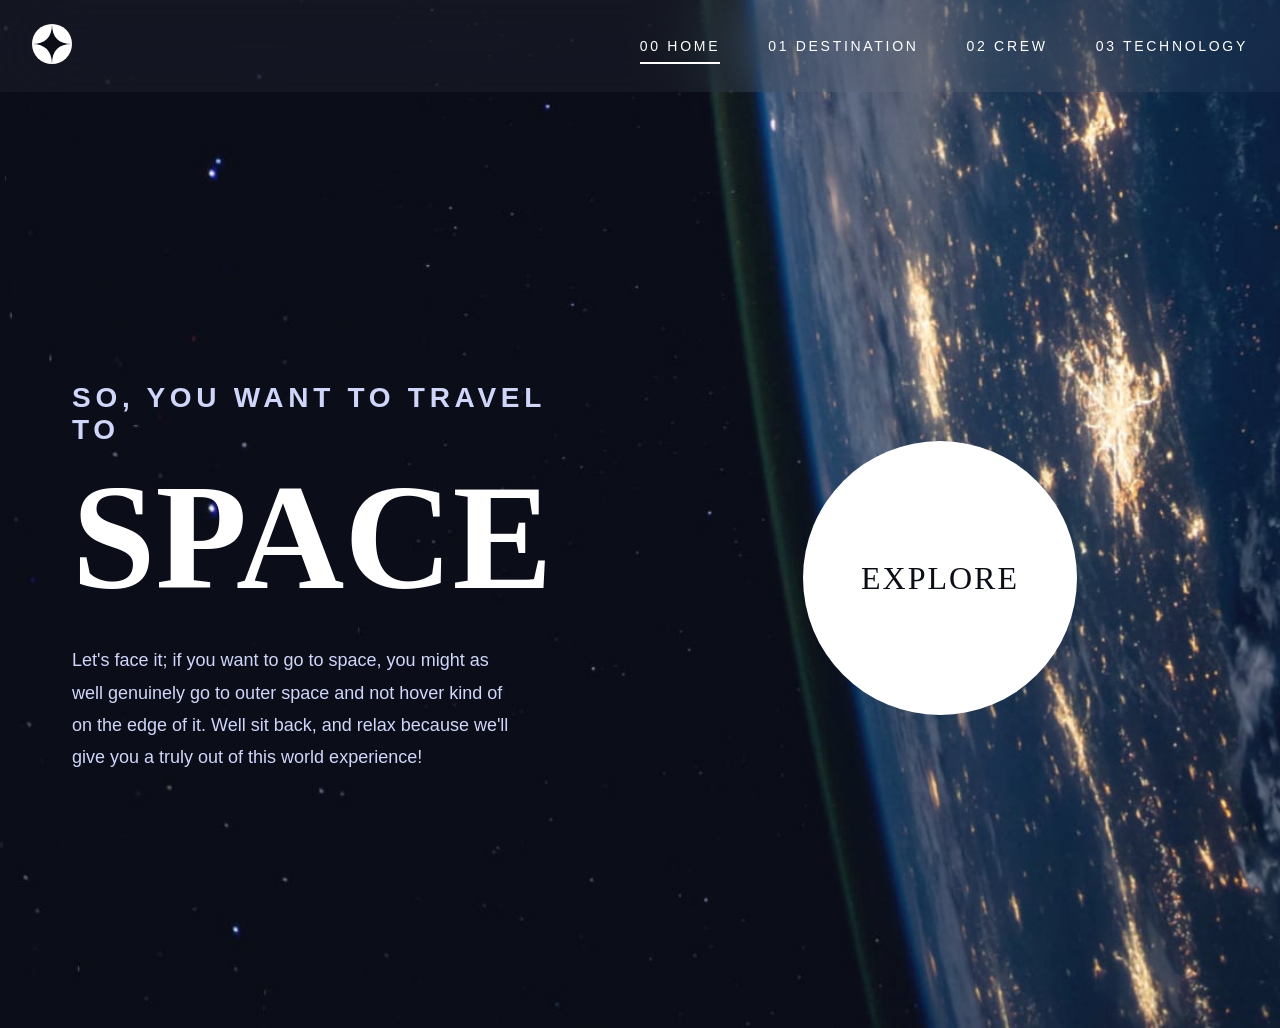
<file: index.html>
<!DOCTYPE html>
<html lang="en">
<head>
  <meta charset="UTF-8">
  <meta name="viewport" content="width=device-width, initial-scale=1.0">
  <link rel="icon" type="image/png" sizes="32x32" href="./starter-code/assets/favicon-32x32.png">
  <title>Space Tourism</title>
  <link rel="stylesheet" href="style.css">
</head>
<body>
  <header class="header">
    <div class="logo">
      <img src="./starter-code/assets/shared/logo.svg" alt="Space Tourism Logo">
    </div>
    <nav class="nav">
      <ul class="nav-list">
        <li><a href="index.html" class="nav-link active">00 HOME</a></li>
        <li><a href="destination.html" class="nav-link">01 DESTINATION</a></li>
        <li><a href="crew.html" class="nav-link">02 CREW</a></li>
        <li><a href="technology.html" class="nav-link">03 TECHNOLOGY</a></li>
      </ul>
    </nav>
    <button class="mobile-menu-btn" aria-label="Open menu">
      <img src="./starter-code/assets/shared/icon-hamburger.svg" alt="Menu">
    </button>
  </header>

  <main class="main">
    <div class="container">
      <div class="content">
        <div class="text-content">
          <h1 class="main-title">
            <span class="subtitle">SO, YOU WANT TO TRAVEL TO</span>
            <span class="title">SPACE</span>
          </h1>
          <p class="description">
            Let's face it; if you want to go to space, you might as well genuinely go to 
            outer space and not hover kind of on the edge of it. Well sit back, and relax 
            because we'll give you a truly out of this world experience!
          </p>
        </div>
        <div class="explore-section">
          <a href="destination.html" class="explore-btn">
            <span>EXPLORE</span>
          </a>
        </div>
      </div>
    </div>
  </main>

  <script src="script.js"></script>
</body>
</html>
</file>
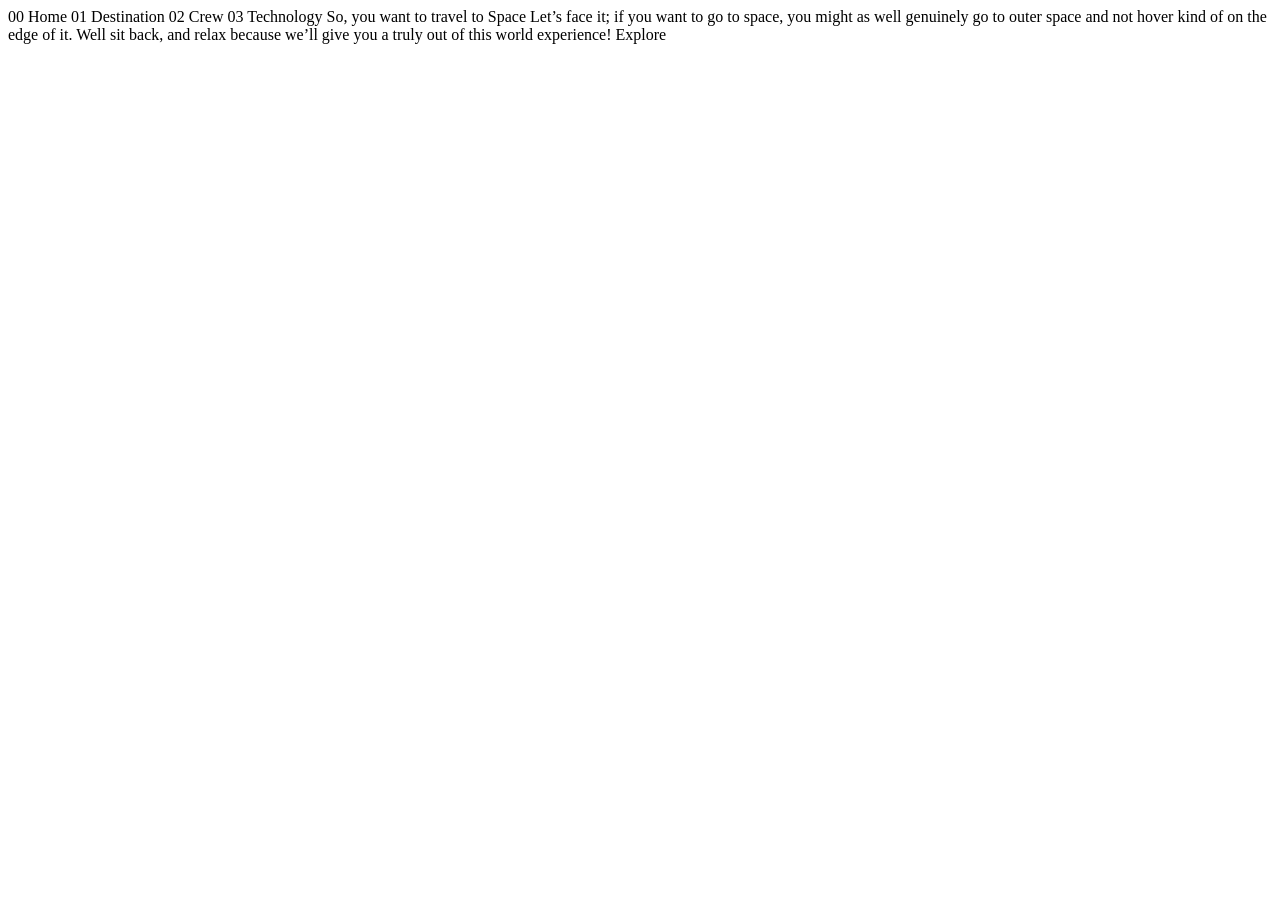
<file: starter-code/index.html>
<!DOCTYPE html>
<html lang="en">
<head>
  <meta charset="UTF-8">
  <meta name="viewport" content="width=device-width, initial-scale=1.0">

  <link rel="icon" type="image/png" sizes="32x32" href="./assets/favicon-32x32.png">
  
  <title>Frontend Mentor | Space tourism website</title>
</head>
<body>

  00 Home
  01 Destination
  02 Crew
  03 Technology

  So, you want to travel to
  Space
  Let’s face it; if you want to go to space, you might as well genuinely go to 
  outer space and not hover kind of on the edge of it. Well sit back, and relax 
  because we’ll give you a truly out of this world experience!

  Explore

</body>
</html>
</file>
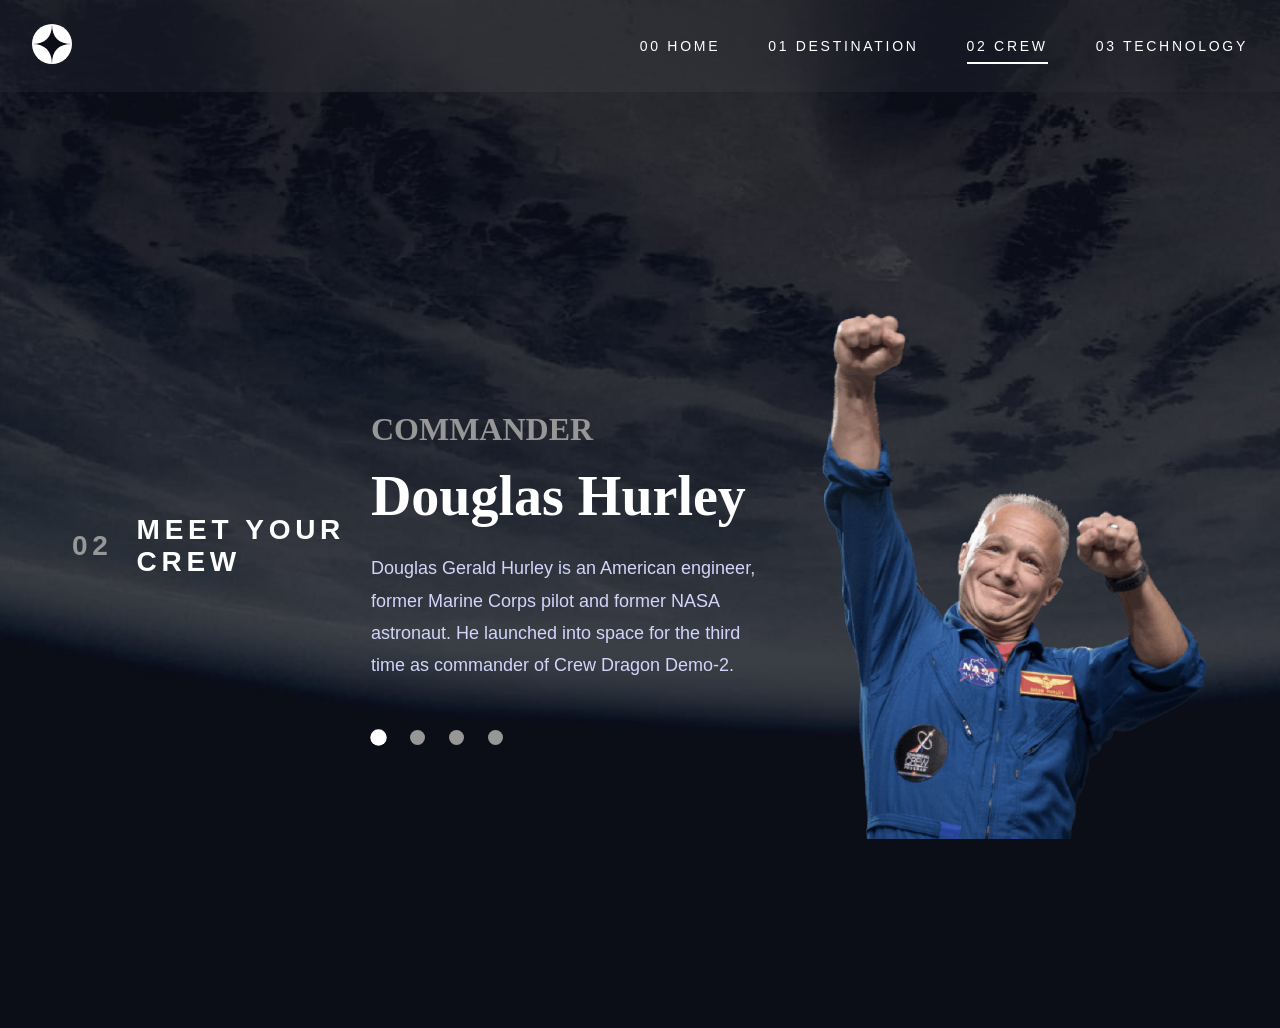
<file: crew.html>
<!DOCTYPE html>
<html lang="en">
<head>
  <meta charset="UTF-8">
  <meta name="viewport" content="width=device-width, initial-scale=1.0">
  <link rel="icon" type="image/png" sizes="32x32" href="./starter-code/assets/favicon-32x32.png">
  <title>Crew - Space Tourism</title>
  <link rel="stylesheet" href="style.css">
</head>
<body>
  <header class="header">
    <div class="logo">
      <img src="./starter-code/assets/shared/logo.svg" alt="Space Tourism Logo">
    </div>
    <nav class="nav">
      <ul class="nav-list">
        <li><a href="index.html" class="nav-link">00 HOME</a></li>
        <li><a href="destination.html" class="nav-link">01 DESTINATION</a></li>
        <li><a href="crew.html" class="nav-link active">02 CREW</a></li>
        <li><a href="technology.html" class="nav-link">03 TECHNOLOGY</a></li>
      </ul>
    </nav>
    <button class="mobile-menu-btn" aria-label="Open menu">
      <img src="./starter-code/assets/shared/icon-hamburger.svg" alt="Menu">
    </button>
  </header>

  <main class="main crew-main">
    <div class="container">
      <div class="page-header">
        <h1 class="page-title">
          <span class="number">02</span>
          <span class="text">MEET YOUR CREW</span>
        </h1>
      </div>
      
      <div class="crew-content">
        <div class="crew-info">
          <div class="crew-details">
            <h2 id="crew-role" class="crew-role"></h2>
            <h3 id="crew-name" class="crew-name"></h3>
            <p id="crew-bio" class="crew-bio"></p>
          </div>
          
          <div class="crew-indicators">
            <button class="indicator active" data-index="0" aria-label="View Commander"></button>
            <button class="indicator" data-index="1" aria-label="View Mission Specialist"></button>
            <button class="indicator" data-index="2" aria-label="View Pilot"></button>
            <button class="indicator" data-index="3" aria-label="View Flight Engineer"></button>
          </div>
        </div>
        
        <div class="crew-image">
          <img id="crew-img" src="" alt="Crew Member">
        </div>
      </div>
    </div>
  </main>

  <script src="script.js"></script>
</body>
</html>
</file>
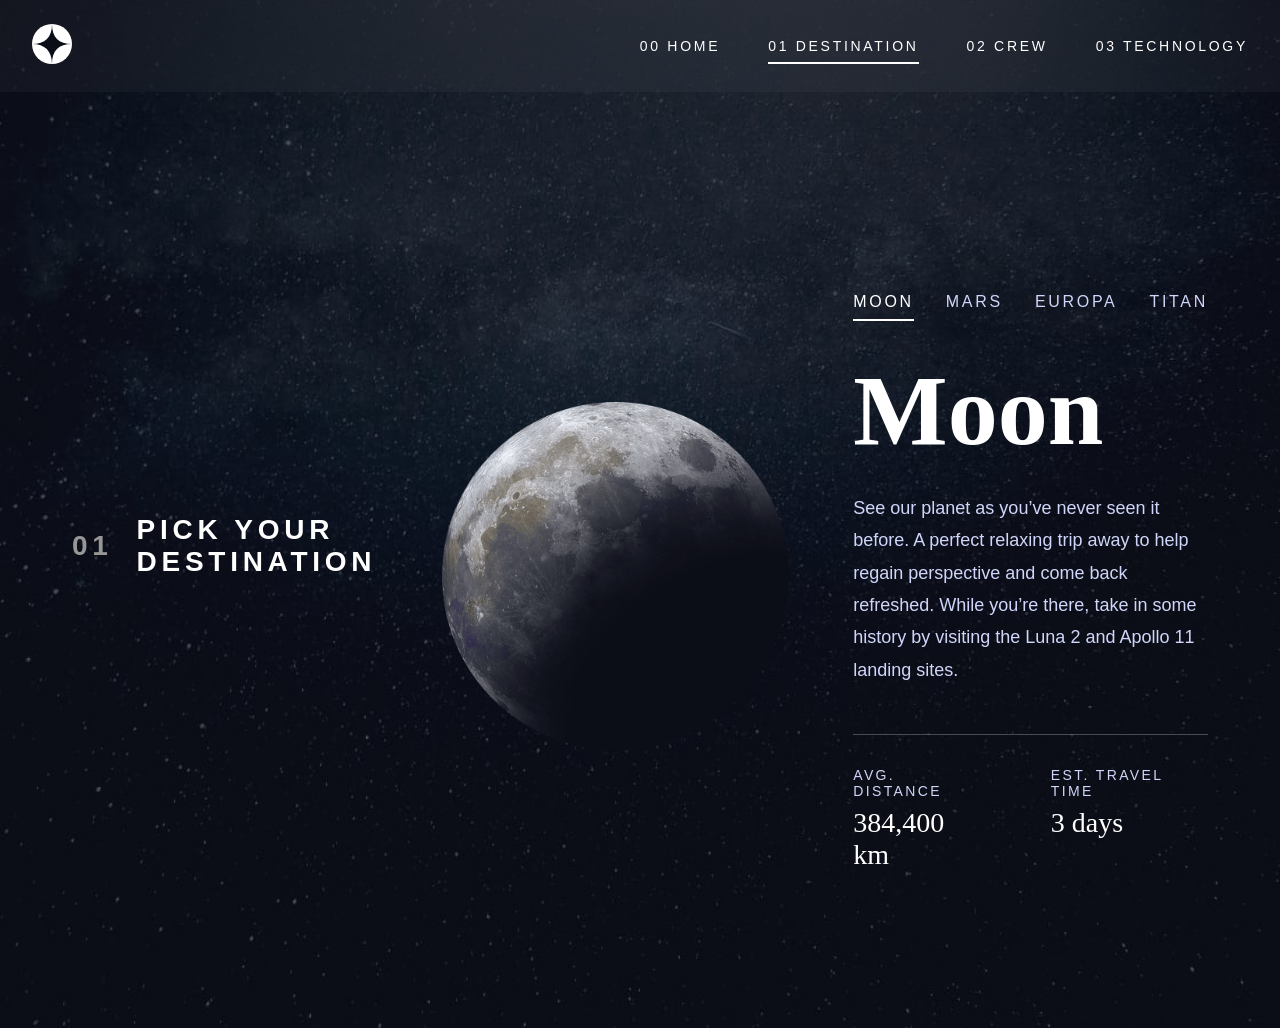
<file: destination.html>
<!DOCTYPE html>
<html lang="en">
<head>
  <meta charset="UTF-8">
  <meta name="viewport" content="width=device-width, initial-scale=1.0">
  <link rel="icon" type="image/png" sizes="32x32" href="./starter-code/assets/favicon-32x32.png">
  <title>Destination - Space Tourism</title>
  <link rel="stylesheet" href="style.css">
</head>
<body>
  <header class="header">
    <div class="logo">
      <img src="./starter-code/assets/shared/logo.svg" alt="Space Tourism Logo">
    </div>
    <nav class="nav">
      <ul class="nav-list">
        <li><a href="index.html" class="nav-link">00 HOME</a></li>
        <li><a href="destination.html" class="nav-link active">01 DESTINATION</a></li>
        <li><a href="crew.html" class="nav-link">02 CREW</a></li>
        <li><a href="technology.html" class="nav-link">03 TECHNOLOGY</a></li>
      </ul>
    </nav>
    <button class="mobile-menu-btn" aria-label="Open menu">
      <img src="./starter-code/assets/shared/icon-hamburger.svg" alt="Menu">
    </button>
  </header>

  <main class="main destination-main">
    <div class="container">
      <div class="page-header">
        <h1 class="page-title">
          <span class="number">01</span>
          <span class="text">PICK YOUR DESTINATION</span>
        </h1>
      </div>
      
      <div class="destination-content">
        <div class="destination-image">
          <img id="destination-img" src="" alt="Destination">
        </div>
        
        <div class="destination-info">
          <div class="destination-tabs">
            <button class="tab-btn active" data-index="0">MOON</button>
            <button class="tab-btn" data-index="1">MARS</button>
            <button class="tab-btn" data-index="2">EUROPA</button>
            <button class="tab-btn" data-index="3">TITAN</button>
          </div>
          
          <div class="destination-details">
            <h2 id="destination-name" class="destination-title"></h2>
            <p id="destination-description" class="destination-description"></p>
            
            <div class="destination-stats">
              <div class="stat">
                <span class="stat-label">AVG. DISTANCE</span>
                <span id="destination-distance" class="stat-value"></span>
              </div>
              <div class="stat">
                <span class="stat-label">EST. TRAVEL TIME</span>
                <span id="destination-travel" class="stat-value"></span>
              </div>
            </div>
          </div>
        </div>
      </div>
    </div>
  </main>

  <script src="script.js"></script>
</body>
</html>
</file>
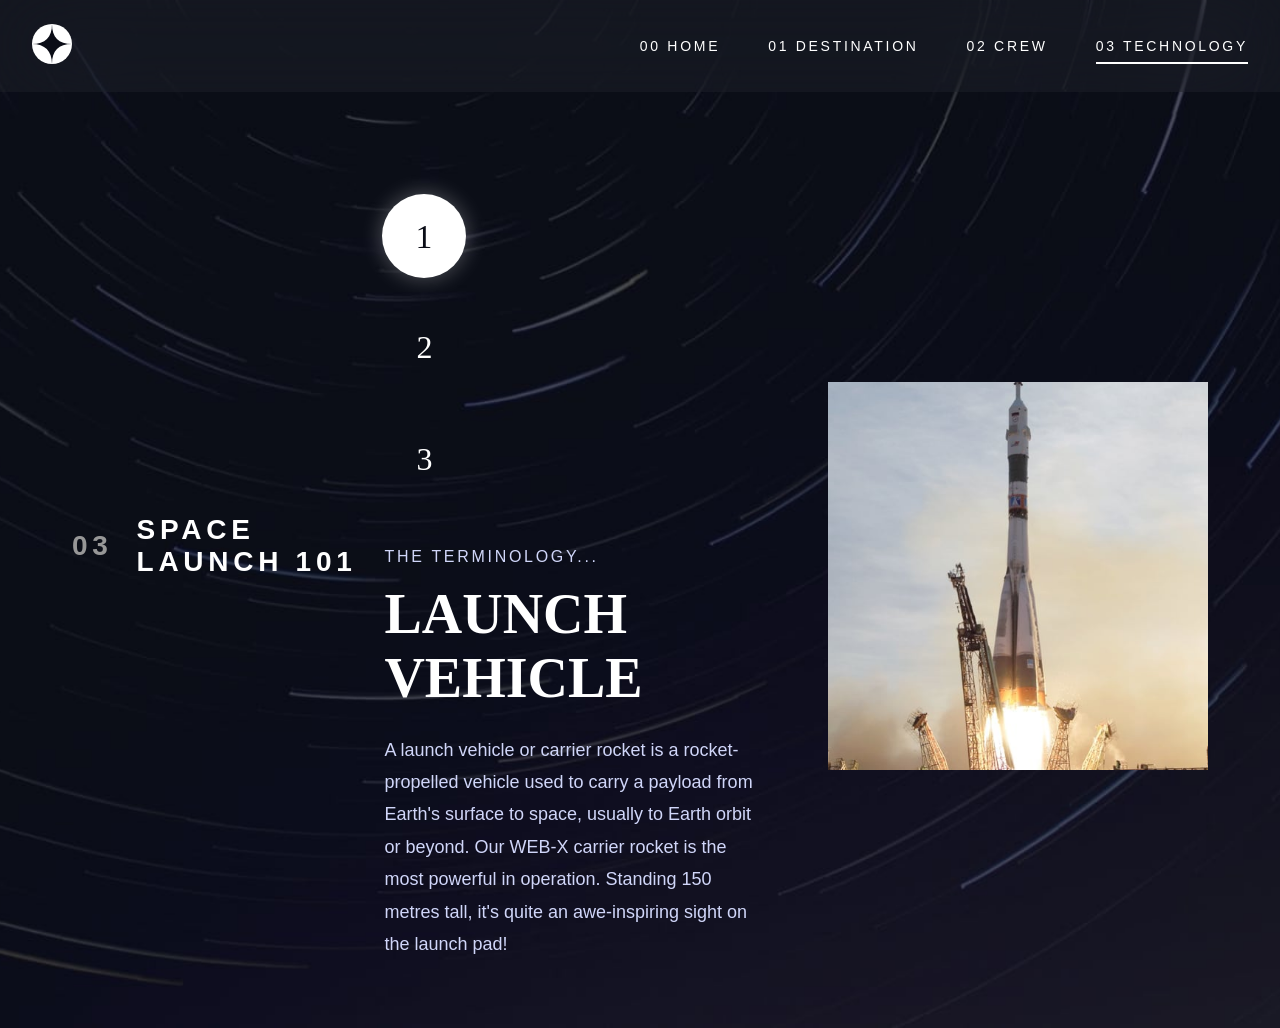
<file: technology.html>
<!DOCTYPE html>
<html lang="en">
<head>
  <meta charset="UTF-8">
  <meta name="viewport" content="width=device-width, initial-scale=1.0">
  <link rel="icon" type="image/png" sizes="32x32" href="./starter-code/assets/favicon-32x32.png">
  <title>Technology - Space Tourism</title>
  <link rel="stylesheet" href="style.css">
</head>
<body>
  <header class="header">
    <div class="logo">
      <img src="./starter-code/assets/shared/logo.svg" alt="Space Tourism Logo">
    </div>
    <nav class="nav">
      <ul class="nav-list">
        <li><a href="index.html" class="nav-link">00 HOME</a></li>
        <li><a href="destination.html" class="nav-link">01 DESTINATION</a></li>
        <li><a href="crew.html" class="nav-link">02 CREW</a></li>
        <li><a href="technology.html" class="nav-link active">03 TECHNOLOGY</a></li>
      </ul>
    </nav>
    <button class="mobile-menu-btn" aria-label="Open menu">
      <img src="./starter-code/assets/shared/icon-hamburger.svg" alt="Menu">
    </button>
  </header>

  <main class="main technology-main">
    <div class="container">
      <div class="page-header">
        <h1 class="page-title">
          <span class="number">03</span>
          <span class="text">SPACE LAUNCH 101</span>
        </h1>
      </div>
      
      <div class="technology-content">
        <div class="technology-info">
          <div class="technology-tabs">
            <button class="tech-tab active" data-index="0">
              <span class="tab-number">1</span>
            </button>
            <button class="tech-tab" data-index="1">
              <span class="tab-number">2</span>
            </button>
            <button class="tech-tab" data-index="2">
              <span class="tab-number">3</span>
            </button>
          </div>
          
          <div class="technology-details">
            <p class="tech-subtitle">THE TERMINOLOGY...</p>
            <h2 id="tech-name" class="tech-title"></h2>
            <p id="tech-description" class="tech-description"></p>
          </div>
        </div>
        
        <div class="technology-image">
          <img id="tech-img" src="" alt="Technology">
        </div>
      </div>
    </div>
  </main>

  <script src="script.js"></script>
</body>
</html>
</file>
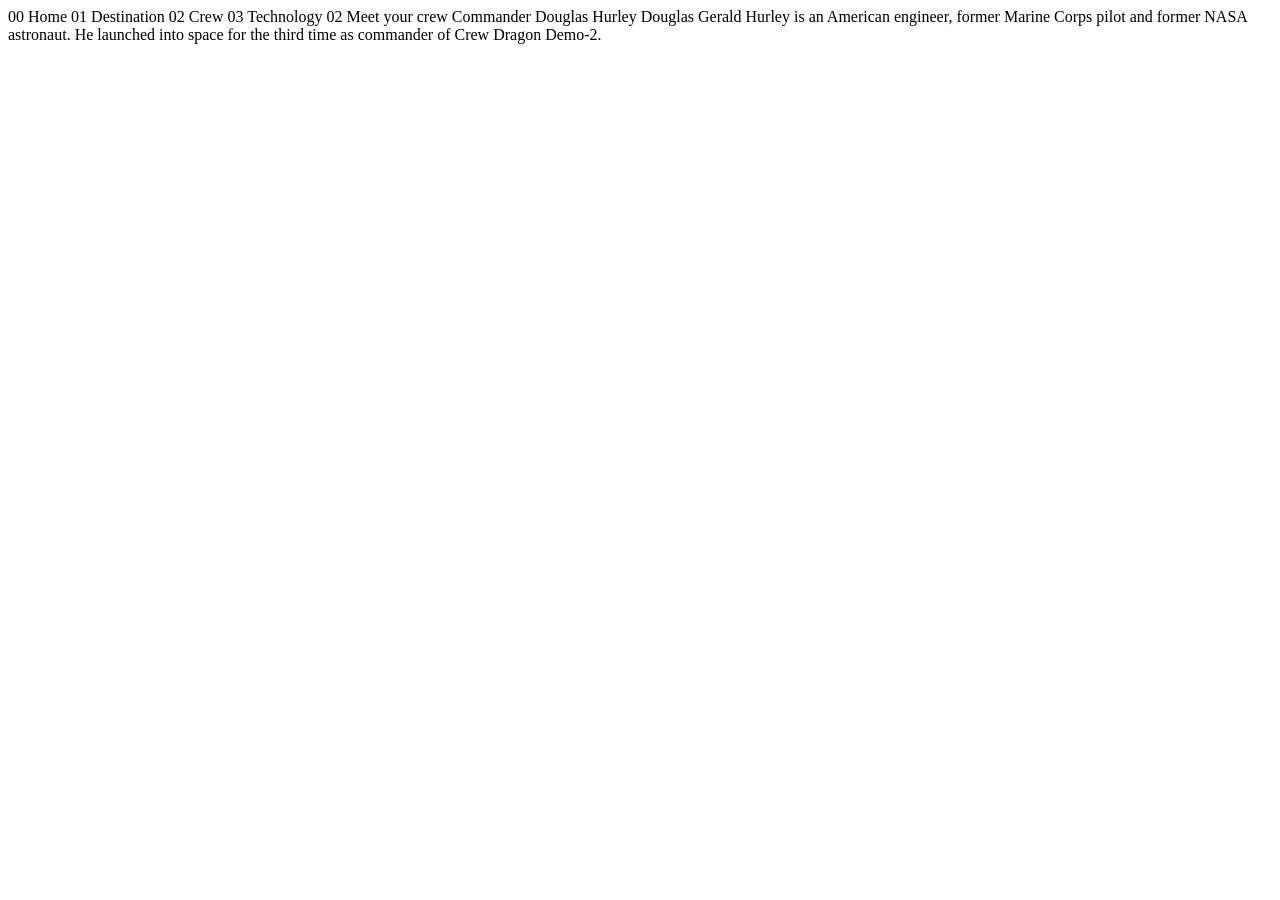
<file: starter-code/crew-commander.html>
<!DOCTYPE html>
<html lang="en">
<head>
  <meta charset="UTF-8">
  <meta name="viewport" content="width=device-width, initial-scale=1.0">

  <link rel="icon" type="image/png" sizes="32x32" href="./assets/favicon-32x32.png">
  
  <title>Frontend Mentor | Space tourism website</title>
</head>
<body>

  00 Home
  01 Destination
  02 Crew
  03 Technology

  02 Meet your crew

  Commander
  Douglas Hurley

  Douglas Gerald Hurley is an American engineer, former Marine Corps pilot 
  and former NASA astronaut. He launched into space for the third time as 
  commander of Crew Dragon Demo-2.
</body>
</html>
</file>
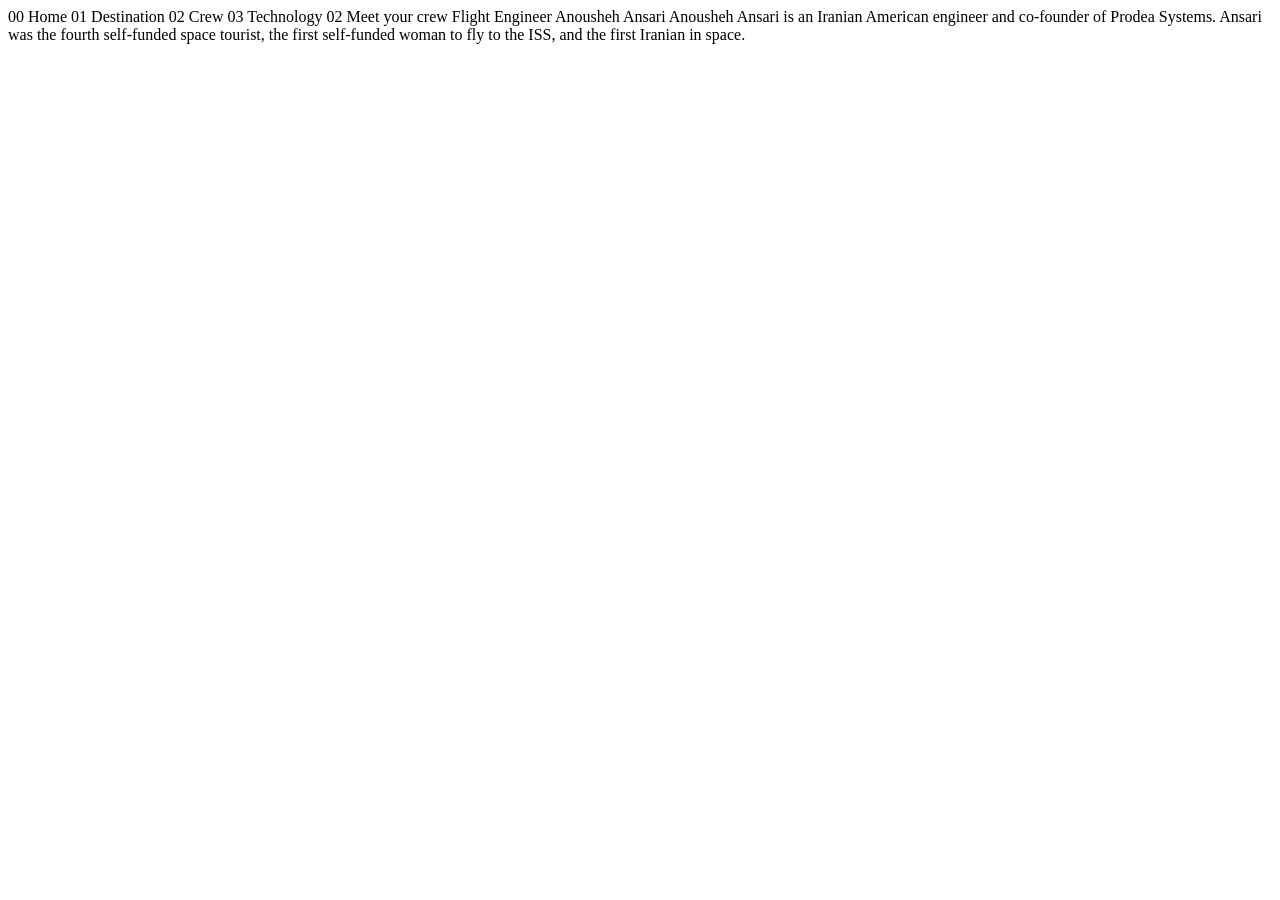
<file: starter-code/crew-engineer.html>
<!DOCTYPE html>
<html lang="en">
<head>
  <meta charset="UTF-8">
  <meta name="viewport" content="width=device-width, initial-scale=1.0">

  <link rel="icon" type="image/png" sizes="32x32" href="./assets/favicon-32x32.png">
  
  <title>Frontend Mentor | Space tourism website</title>
</head>
<body>

  00 Home
  01 Destination
  02 Crew
  03 Technology

  02 Meet your crew

  Flight Engineer
  Anousheh Ansari

  Anousheh Ansari is an Iranian American engineer and co-founder of Prodea Systems. 
  Ansari was the fourth self-funded space tourist, the first self-funded woman to 
  fly to the ISS, and the first Iranian in space. 
</body>
</html>
</file>
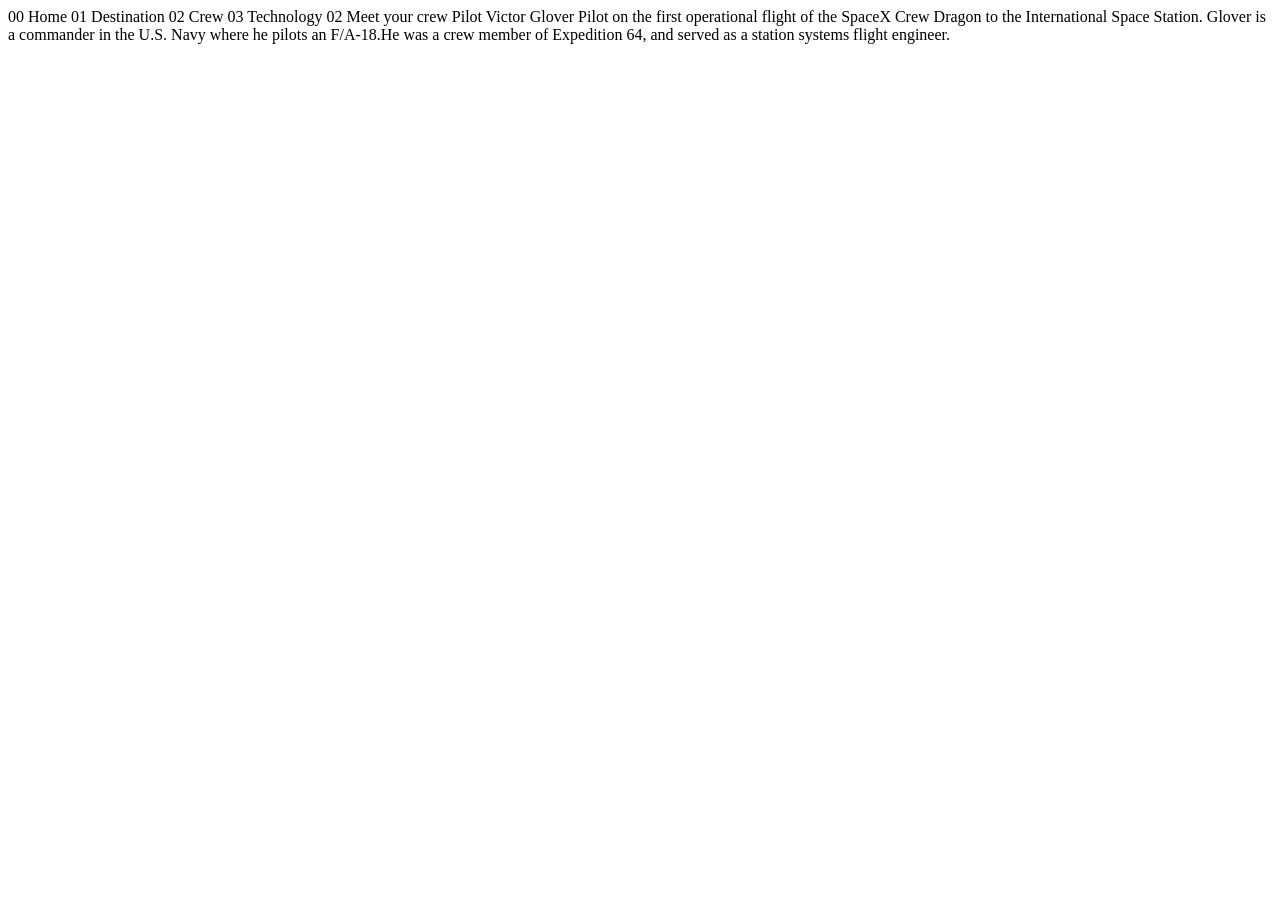
<file: starter-code/crew-pilot.html>
<!DOCTYPE html>
<html lang="en">
<head>
  <meta charset="UTF-8">
  <meta name="viewport" content="width=device-width, initial-scale=1.0">

  <link rel="icon" type="image/png" sizes="32x32" href="./assets/favicon-32x32.png">
  
  <title>Frontend Mentor | Space tourism website</title>
</head>
<body>

  00 Home
  01 Destination
  02 Crew
  03 Technology

  02 Meet your crew

  Pilot
  Victor Glover

  Pilot on the first operational flight of the SpaceX Crew Dragon to the 
  International Space Station. Glover is a commander in the U.S. Navy where 
  he pilots an F/A-18.He was a crew member of Expedition 64, and served as a 
  station systems flight engineer. 
</body>
</html>
</file>
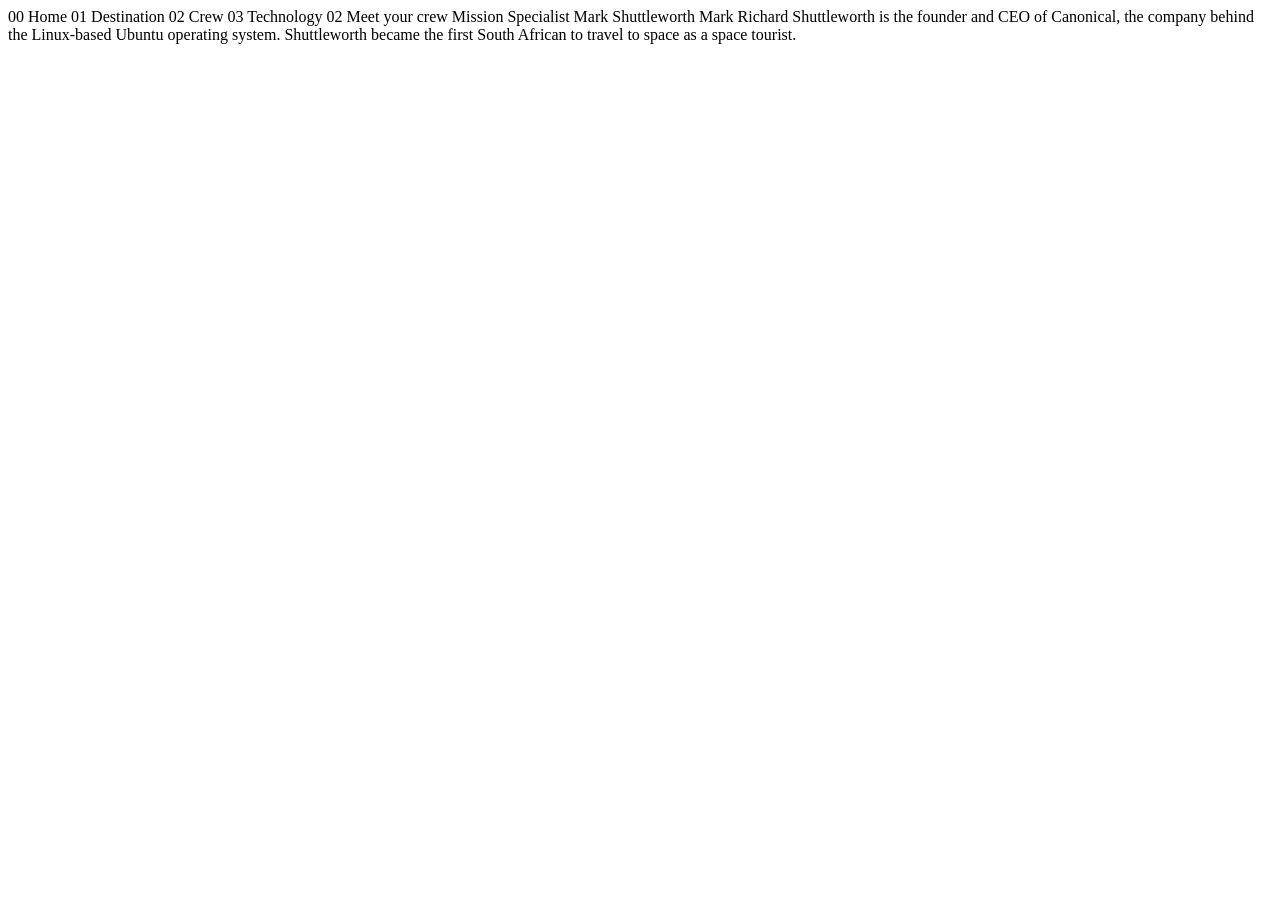
<file: starter-code/crew-specialist.html>
<!DOCTYPE html>
<html lang="en">
<head>
  <meta charset="UTF-8">
  <meta name="viewport" content="width=device-width, initial-scale=1.0">

  <link rel="icon" type="image/png" sizes="32x32" href="./assets/favicon-32x32.png">
  
  <title>Frontend Mentor | Space tourism website</title>
</head>
<body>

  00 Home
  01 Destination
  02 Crew
  03 Technology

  02 Meet your crew

  Mission Specialist
  Mark Shuttleworth

  Mark Richard Shuttleworth is the founder and CEO of Canonical, the company behind 
  the Linux-based Ubuntu operating system. Shuttleworth became the first South 
  African to travel to space as a space tourist.
</body>
</html>
</file>
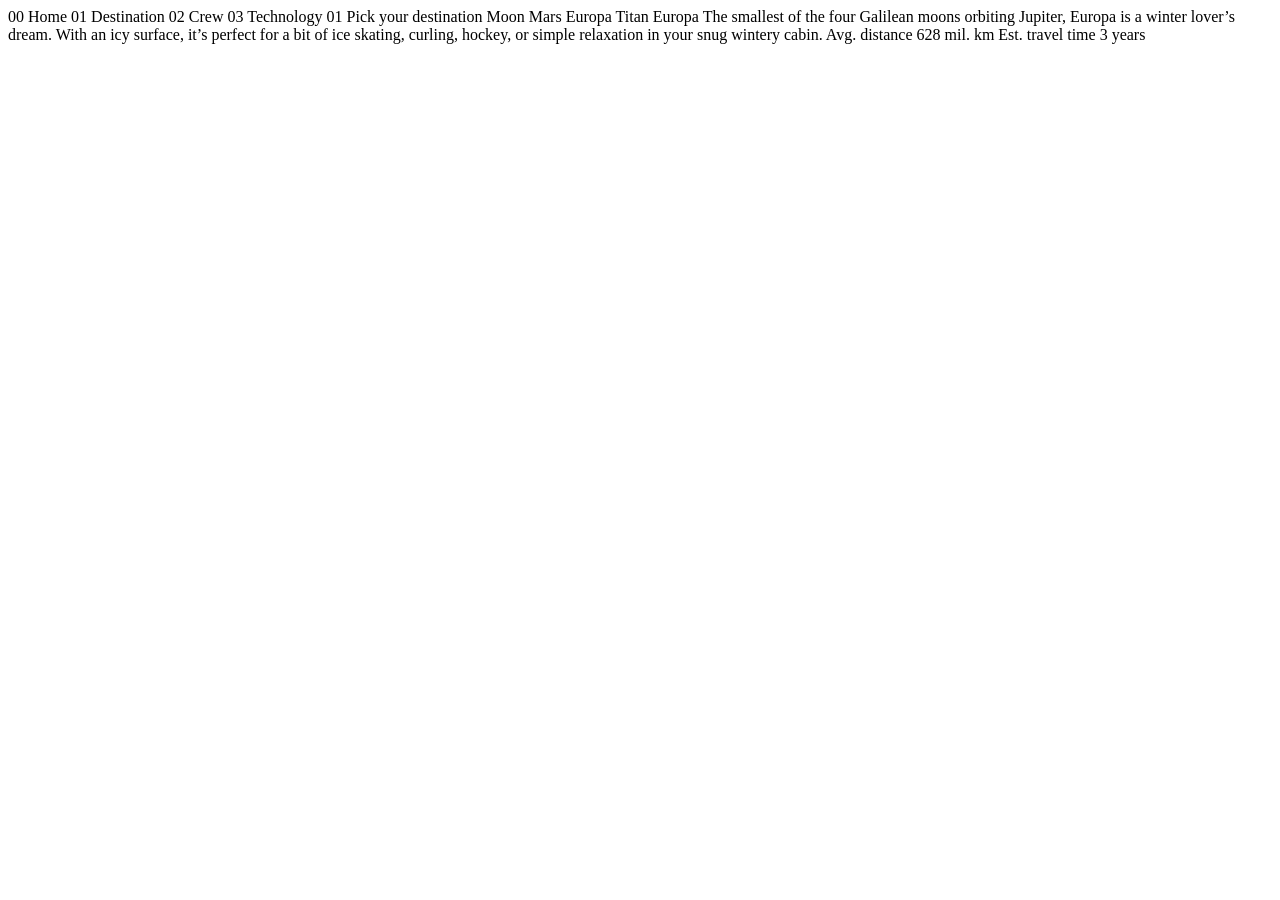
<file: starter-code/destination-europa.html>
<!DOCTYPE html>
<html lang="en">
<head>
  <meta charset="UTF-8">
  <meta name="viewport" content="width=device-width, initial-scale=1.0">

  <link rel="icon" type="image/png" sizes="32x32" href="./assets/favicon-32x32.png">
  
  <title>Frontend Mentor | Space tourism website</title>
</head>
<body>

  00 Home
  01 Destination
  02 Crew
  03 Technology

  01 Pick your destination

  Moon
  Mars
  Europa
  Titan

  Europa

  The smallest of the four Galilean moons orbiting Jupiter, Europa is a 
  winter lover’s dream. With an icy surface, it’s perfect for a bit of 
  ice skating, curling, hockey, or simple relaxation in your snug 
  wintery cabin.

  Avg. distance
  628 mil. km

  Est. travel time
  3 years
</body>
</html>
</file>
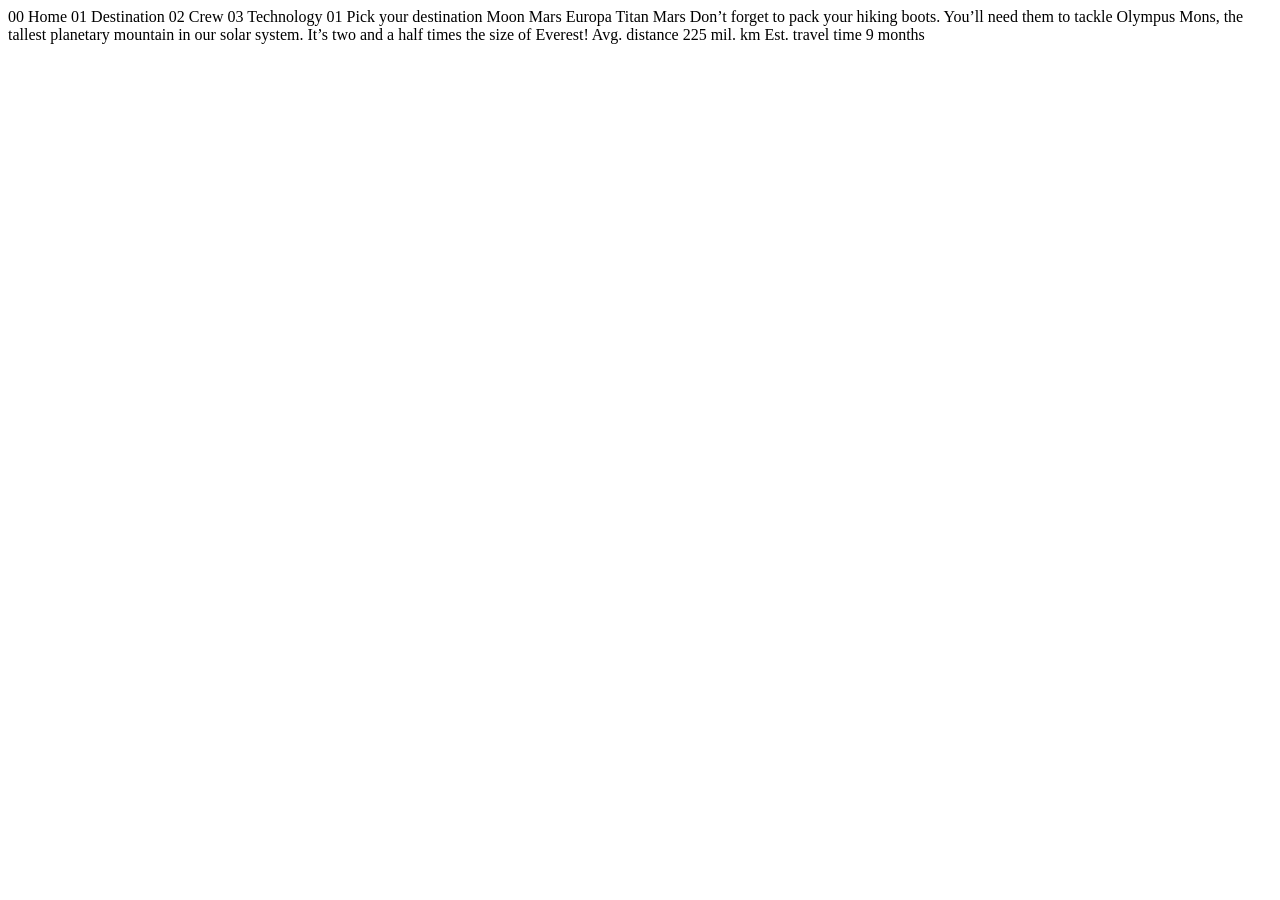
<file: starter-code/destination-mars.html>
<!DOCTYPE html>
<html lang="en">
<head>
  <meta charset="UTF-8">
  <meta name="viewport" content="width=device-width, initial-scale=1.0">

  <link rel="icon" type="image/png" sizes="32x32" href="./assets/favicon-32x32.png">
  
  <title>Frontend Mentor | Space tourism website</title>
</head>
<body>

  00 Home
  01 Destination
  02 Crew
  03 Technology

  01 Pick your destination

  Moon
  Mars
  Europa
  Titan

  Mars

  Don’t forget to pack your hiking boots. You’ll need them to tackle Olympus Mons, 
  the tallest planetary mountain in our solar system. It’s two and a half times 
  the size of Everest!

  Avg. distance
  225 mil. km

  Est. travel time
  9 months
</body>
</html>
</file>
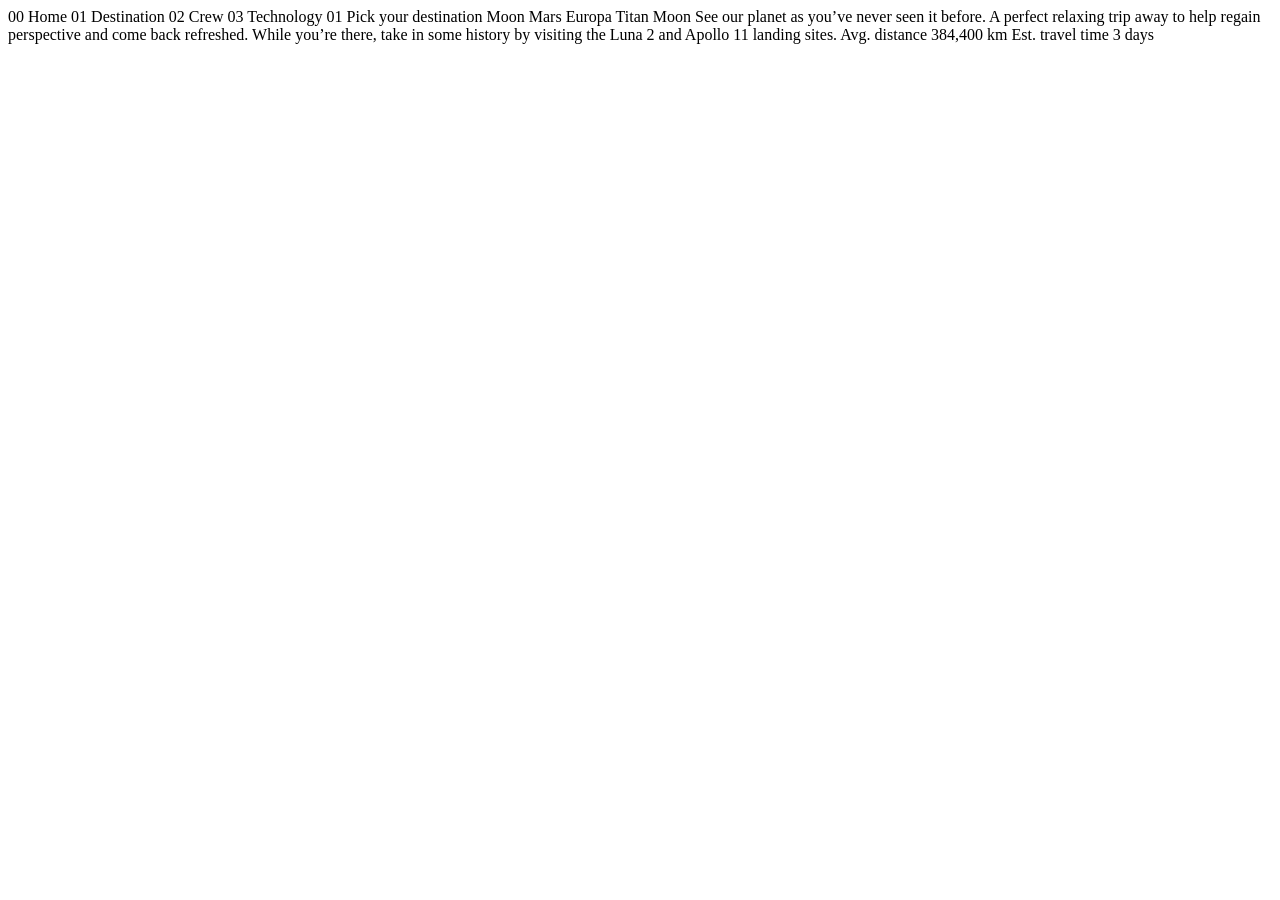
<file: starter-code/destination-moon.html>
<!DOCTYPE html>
<html lang="en">
<head>
  <meta charset="UTF-8">
  <meta name="viewport" content="width=device-width, initial-scale=1.0">

  <link rel="icon" type="image/png" sizes="32x32" href="./assets/favicon-32x32.png">
  
  <title>Frontend Mentor | Space tourism website</title>
</head>
<body>

  00 Home
  01 Destination
  02 Crew
  03 Technology

  01 Pick your destination

  Moon
  Mars
  Europa
  Titan

  Moon

  See our planet as you’ve never seen it before. A perfect relaxing trip away to help 
  regain perspective and come back refreshed. While you’re there, take in some history 
  by visiting the Luna 2 and Apollo 11 landing sites.

  Avg. distance
  384,400 km

  Est. travel time
  3 days
</body>
</html>
</file>
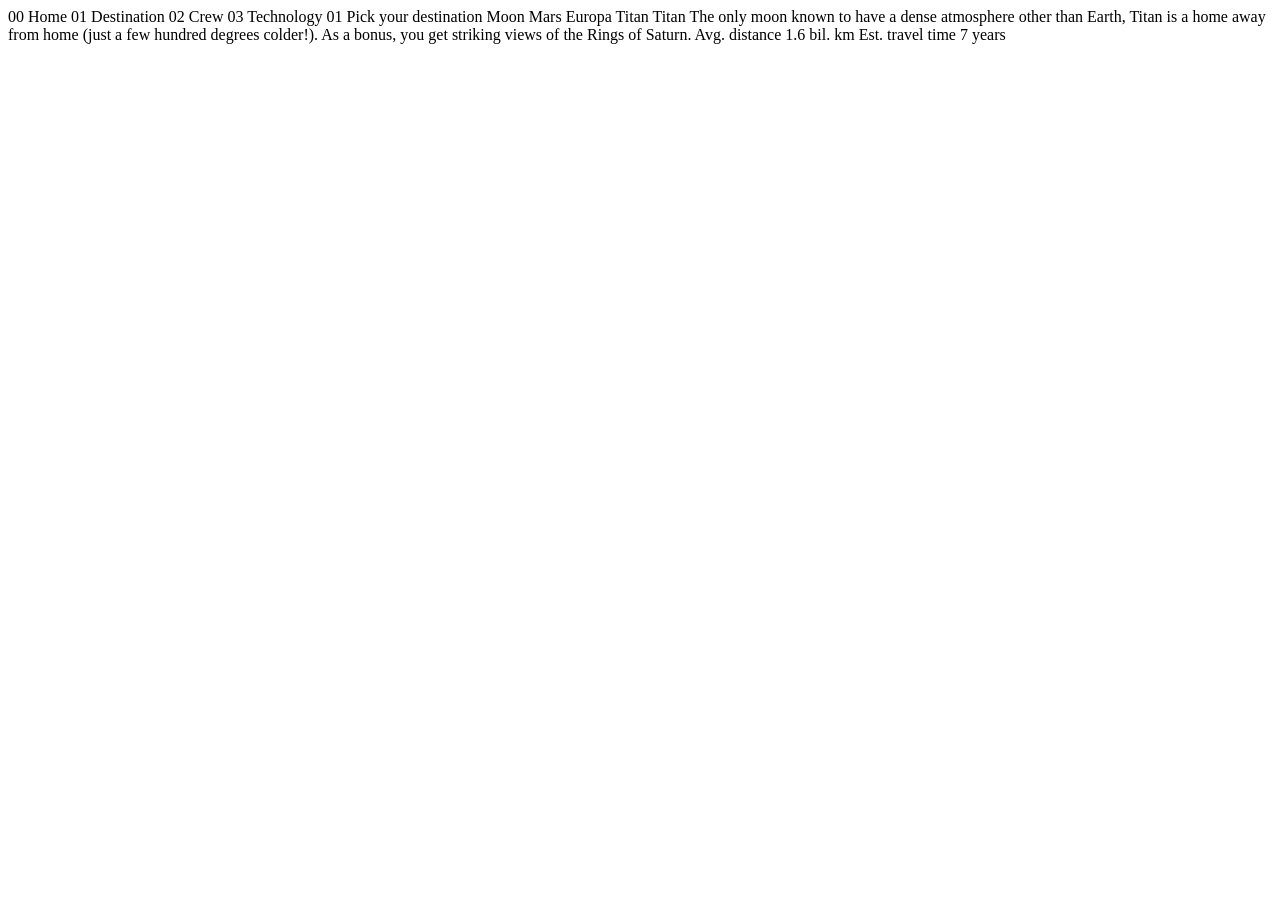
<file: starter-code/destination-titan.html>
<!DOCTYPE html>
<html lang="en">
<head>
  <meta charset="UTF-8">
  <meta name="viewport" content="width=device-width, initial-scale=1.0">

  <link rel="icon" type="image/png" sizes="32x32" href="./assets/favicon-32x32.png">
  
  <title>Frontend Mentor | Space tourism website</title>
</head>
<body>

  00 Home
  01 Destination
  02 Crew
  03 Technology

  01 Pick your destination

  Moon
  Mars
  Europa
  Titan

  Titan

  The only moon known to have a dense atmosphere other than Earth, Titan 
  is a home away from home (just a few hundred degrees colder!). As a 
  bonus, you get striking views of the Rings of Saturn.

  Avg. distance
  1.6 bil. km

  Est. travel time
  7 years
</body>
</html>
</file>
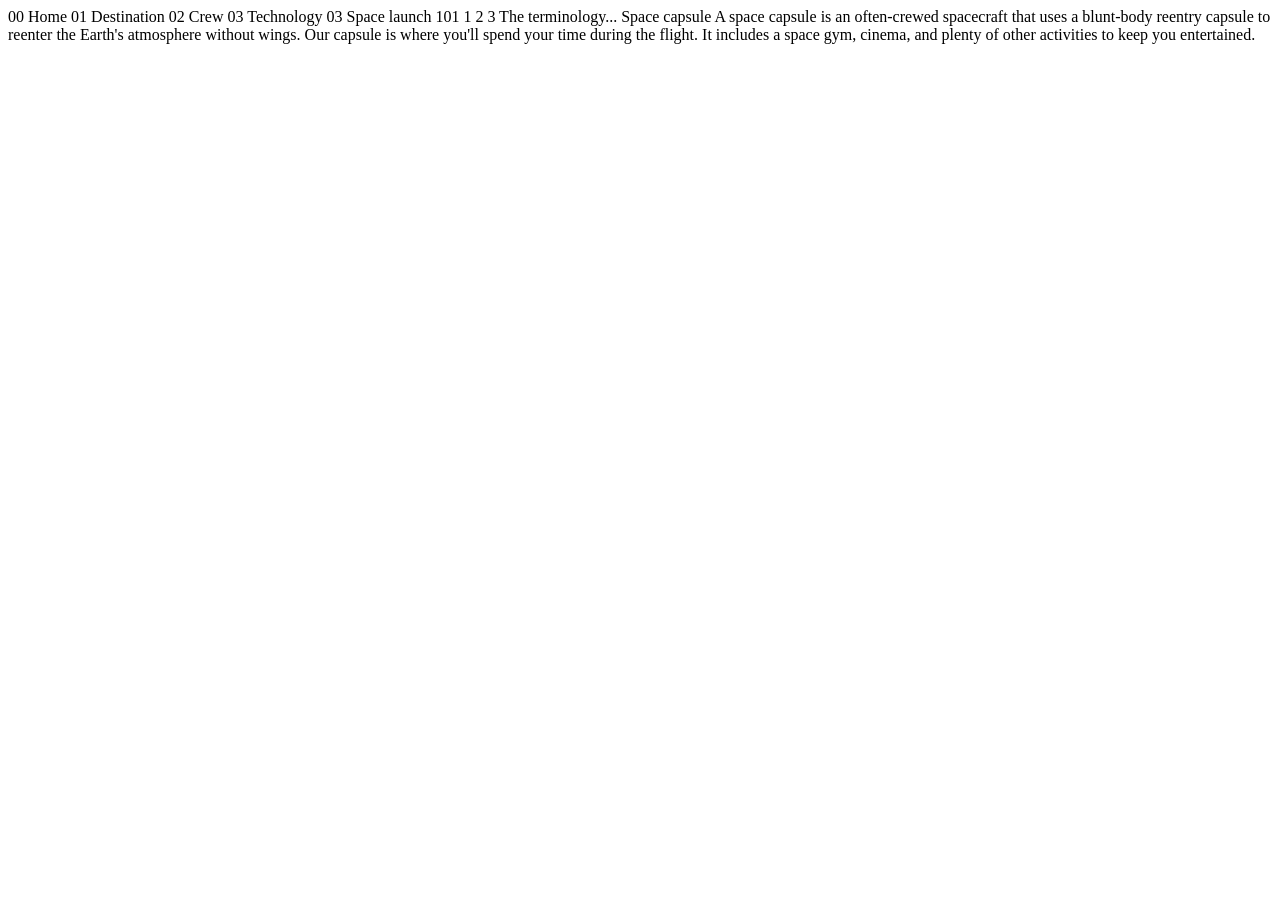
<file: starter-code/technology-capsule.html>
<!DOCTYPE html>
<html lang="en">
<head>
  <meta charset="UTF-8">
  <meta name="viewport" content="width=device-width, initial-scale=1.0">

  <link rel="icon" type="image/png" sizes="32x32" href="./assets/favicon-32x32.png">
  
  <title>Frontend Mentor | Space tourism website</title>
</head>
<body>

  00 Home
  01 Destination
  02 Crew
  03 Technology

  03 Space launch 101

  1
  2
  3

  The terminology...
  Space capsule

  A space capsule is an often-crewed spacecraft that uses a blunt-body reentry 
  capsule to reenter the Earth's atmosphere without wings. Our capsule is where 
  you'll spend your time during the flight. It includes a space gym, cinema, 
  and plenty of other activities to keep you entertained.
</body>
</html>
</file>
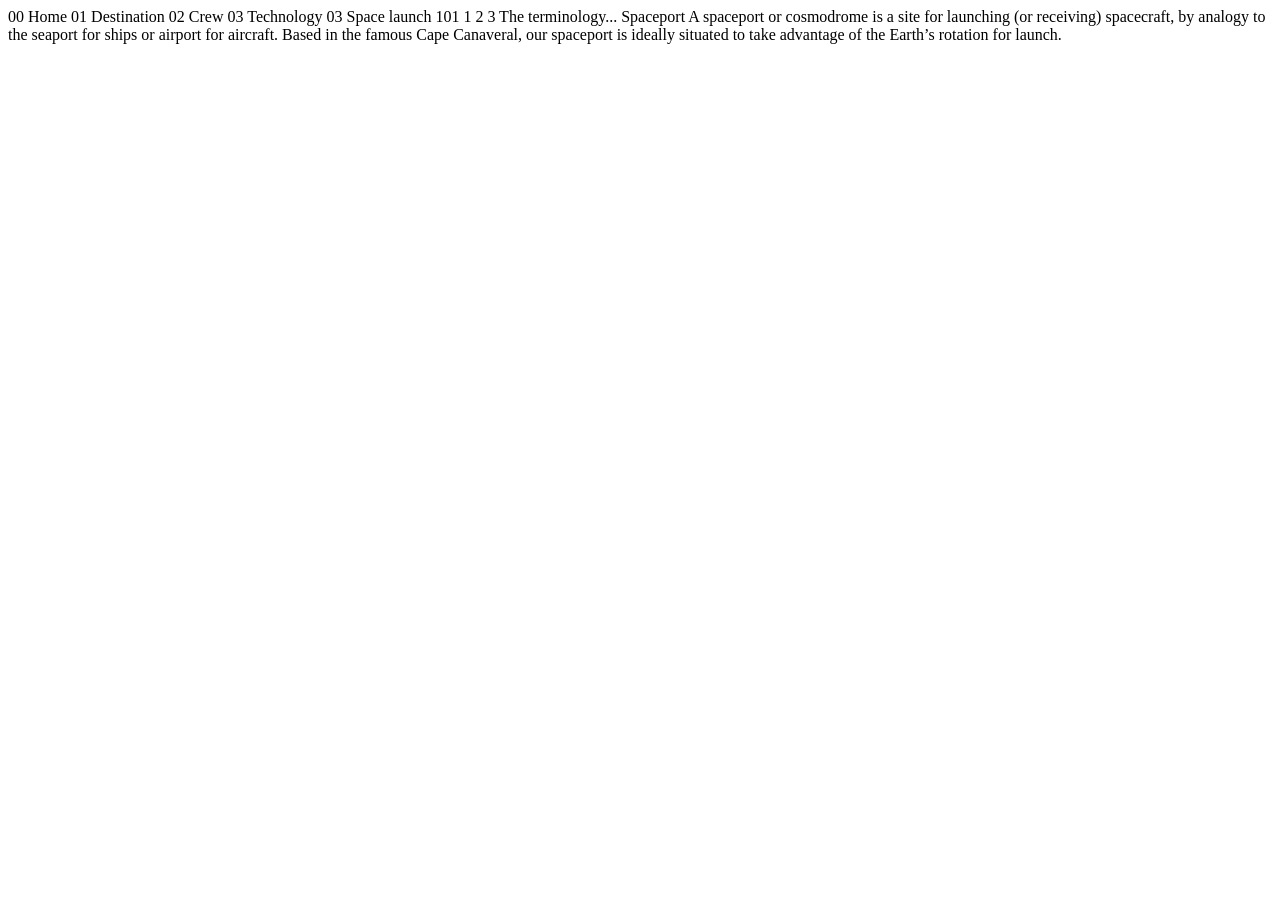
<file: starter-code/technology-spaceport.html>
<!DOCTYPE html>
<html lang="en">
<head>
  <meta charset="UTF-8">
  <meta name="viewport" content="width=device-width, initial-scale=1.0">

  <link rel="icon" type="image/png" sizes="32x32" href="./assets/favicon-32x32.png">
  
  <title>Frontend Mentor | Space tourism website</title>
</head>
<body>

  00 Home
  01 Destination
  02 Crew
  03 Technology

  03 Space launch 101

  1
  2
  3

  The terminology...
  Spaceport

  A spaceport or cosmodrome is a site for launching (or receiving) spacecraft, 
  by analogy to the seaport for ships or airport for aircraft. Based in the 
  famous Cape Canaveral, our spaceport is ideally situated to take advantage 
  of the Earth’s rotation for launch.
</body>
</html>
</file>
<file: style.css>
/* Reset and Base Styles */
* {
  margin: 0;
  padding: 0;
  box-sizing: border-box;
}

:root {
  --color-primary: #0B0D17;
  --color-secondary: #D0D6F9;
  --color-white: #FFFFFF;
  --color-dark: #0B0D17;
  --color-light: #979797;
  
  --font-primary: 'Bellefair', serif;
  --font-secondary: 'Barlow Condensed', sans-serif;
  --font-body: 'Barlow', sans-serif;
}

@import url('https://fonts.googleapis.com/css2?family=Bellefair&family=Barlow+Condensed:wght@400;700&family=Barlow:wght@400&display=swap');

body {
  font-family: var(--font-body);
  background-color: var(--color-primary);
  color: var(--color-white);
  min-height: 100vh;
  overflow-x: hidden;
}

/* Header Styles */
.header {
  position: fixed;
  top: 0;
  left: 0;
  right: 0;
  z-index: 1000;
  padding: 1.5rem 2rem;
  display: flex;
  justify-content: space-between;
  align-items: center;
  background: rgba(255, 255, 255, 0.04);
  backdrop-filter: blur(40px);
}

.logo img {
  height: 40px;
  width: auto;
}

.nav-list {
  display: flex;
  list-style: none;
  gap: 3rem;
}

.nav-link {
  color: var(--color-white);
  text-decoration: none;
  font-family: var(--font-secondary);
  font-size: 0.875rem;
  letter-spacing: 2.7px;
  text-transform: uppercase;
  position: relative;
  transition: all 0.3s ease;
  padding: 0.5rem 0;
  border: none;
  outline: none;
  border-bottom: 2px solid transparent;
  border-top: none;
  border-left: none;
  border-right: none;
}

.nav-link:hover {
  color: var(--color-secondary);
  transform: translateY(-2px);
  border-bottom-color: rgba(255, 255, 255, 0.5);
}

.nav-link.active {
  color: var(--color-white);
  border-bottom-color: var(--color-white);
  outline: none;
  box-shadow: none;
}

.nav-link.active:hover {
  border-bottom-color: var(--color-white);
  outline: none;
  box-shadow: none;
}

.mobile-menu-btn {
  display: none;
  background: none;
  border: none;
  cursor: pointer;
  padding: 0.5rem;
  z-index: 1001;
}

.mobile-menu-btn img {
  width: 24px;
  height: 21px;
  transition: opacity 0.3s ease;
}

.mobile-menu-btn.active img {
  opacity: 0.7;
}

/* Mobile Navigation */
.nav.active {
  position: fixed;
  top: 0;
  right: 0;
  width: 100%;
  height: 100vh;
  background: rgba(0, 0, 0, 0.95);
  backdrop-filter: blur(20px);
  display: flex;
  align-items: center;
  justify-content: center;
  animation: slideIn 0.3s ease-out;
}

.nav.active .nav-list {
  flex-direction: column;
  gap: 2rem;
  text-align: center;
}

.nav.active .nav-link {
  font-size: 1.25rem;
  letter-spacing: 3px;
  padding: 1rem 0;
}

@keyframes slideIn {
  from {
    transform: translateX(100%);
  }
  to {
    transform: translateX(0);
  }
}

/* Main Content */
.main {
  padding-top: 8rem;
  min-height: 100vh;
  background-size: cover;
  background-position: center;
  background-repeat: no-repeat;
}

.main:not(.destination-main):not(.crew-main):not(.technology-main) {
  background-image: url('./starter-code/assets/home/background-home-desktop.jpg');
}

.destination-main {
  background-image: url('./starter-code/assets/destination/background-destination-desktop.jpg');
}

.crew-main {
  background-image: url('./starter-code/assets/crew/background-crew-desktop.jpg');
}

.technology-main {
  background-image: url('./starter-code/assets/technology/background-technology-desktop.jpg');
}

.container {
  max-width: 1200px;
  margin: 0 auto;
  padding: 0 2rem;
  height: 100vh;
  display: flex;
  align-items: center;
}

/* Home Page Styles */
.content {
  display: grid;
  grid-template-columns: 1fr 1fr;
  gap: 4rem;
  align-items: center;
  width: 100%;
}

.text-content {
  max-width: 500px;
}

.main-title {
  display: flex;
  flex-direction: column;
  gap: 1rem;
  margin-bottom: 2rem;
}

.subtitle {
  font-family: var(--font-secondary);
  font-size: 1.75rem;
  color: var(--color-secondary);
  letter-spacing: 4.72px;
  text-transform: uppercase;
}

.title {
  font-family: var(--font-primary);
  font-size: 9.375rem;
  color: var(--color-white);
  line-height: 1;
}

.description {
  font-size: 1.125rem;
  line-height: 1.8;
  color: var(--color-secondary);
  max-width: 450px;
}

.explore-section {
  display: flex;
  justify-content: center;
  align-items: center;
}

.explore-btn {
  width: 274px;
  height: 274px;
  border-radius: 50%;
  background-color: var(--color-white);
  display: flex;
  align-items: center;
  justify-content: center;
  text-decoration: none;
  transition: all 0.3s ease;
  position: relative;
}

.explore-btn:hover {
  box-shadow: 0 0 0 88px rgba(255, 255, 255, 0.1);
  transform: scale(1.05);
}

.explore-btn span {
  font-family: var(--font-primary);
  font-size: 2rem;
  color: var(--color-dark);
  letter-spacing: 2px;
  text-transform: uppercase;
}

/* Page Header Styles */
.page-header {
  margin-bottom: 4rem;
}

.page-title {
  display: flex;
  align-items: center;
  gap: 1.5rem;
  font-family: var(--font-secondary);
  font-size: 1.75rem;
  letter-spacing: 4.72px;
  text-transform: uppercase;
}

.page-title .number {
  color: var(--color-light);
  font-weight: 700;
}

.page-title .text {
  color: var(--color-white);
}

/* Destination Page Styles */
.destination-content {
  display: grid;
  grid-template-columns: 1fr 1fr;
  gap: 4rem;
  align-items: center;
}

.destination-image img {
  width: 100%;
  max-width: 445px;
  height: auto;
}

.destination-info {
  max-width: 500px;
}

.destination-tabs {
  display: flex;
  gap: 2rem;
  margin-bottom: 2rem;
}

.tab-btn {
  background: none;
  border: none;
  outline: none;
  color: var(--color-secondary);
  font-family: var(--font-secondary);
  font-size: 1rem;
  letter-spacing: 2.7px;
  text-transform: uppercase;
  cursor: pointer;
  padding: 0.5rem 0;
  position: relative;
  transition: all 0.3s ease;
  border-bottom: 2px solid transparent;
  border-top: none;
  border-left: none;
  border-right: none;
}

.tab-btn:hover {
  color: var(--color-white);
  transform: translateY(-2px);
  border-bottom-color: rgba(255, 255, 255, 0.5);
}

.tab-btn.active {
  color: var(--color-white);
  border-bottom-color: var(--color-white);
  outline: none;
  box-shadow: none;
}

.tab-btn.active:hover {
  border-bottom-color: var(--color-white);
  outline: none;
  box-shadow: none;
}

.destination-title {
  font-family: var(--font-primary);
  font-size: 6.25rem;
  color: var(--color-white);
  margin-bottom: 1.5rem;
}

.destination-description {
  font-size: 1.125rem;
  line-height: 1.8;
  color: var(--color-secondary);
  margin-bottom: 3rem;
}

.destination-stats {
  display: flex;
  gap: 4rem;
  padding-top: 2rem;
  border-top: 1px solid rgba(255, 255, 255, 0.25);
}

.stat {
  display: flex;
  flex-direction: column;
  gap: 0.5rem;
}

.stat-label {
  font-family: var(--font-secondary);
  font-size: 0.875rem;
  letter-spacing: 2.36px;
  color: var(--color-secondary);
  text-transform: uppercase;
}

.stat-value {
  font-family: var(--font-primary);
  font-size: 1.75rem;
  color: var(--color-white);
}

/* Crew Page Styles */
.crew-content {
  display: grid;
  grid-template-columns: 1fr 1fr;
  gap: 4rem;
  align-items: center;
}

.crew-info {
  max-width: 500px;
}

.crew-role {
  font-family: var(--font-primary);
  font-size: 2rem;
  color: var(--color-light);
  text-transform: uppercase;
  margin-bottom: 1rem;
}

.crew-name {
  font-family: var(--font-primary);
  font-size: 3.5rem;
  color: var(--color-white);
  margin-bottom: 1.5rem;
}

.crew-bio {
  font-size: 1.125rem;
  line-height: 1.8;
  color: var(--color-secondary);
  margin-bottom: 3rem;
}

.crew-indicators {
  display: flex;
  gap: 1.5rem;
}

.indicator {
  width: 15px;
  height: 15px;
  border-radius: 50%;
  border: none;
  background-color: var(--color-light);
  cursor: pointer;
  transition: all 0.3s ease;
  transform: scale(1);
}

.indicator:hover {
  background-color: var(--color-white);
  transform: scale(1.2);
}

.indicator.active {
  background-color: var(--color-white);
  transform: scale(1.1);
}

.crew-image img {
  width: 100%;
  max-width: 568px;
  height: auto;
}

/* Technology Page Styles */
.technology-content {
  display: grid;
  grid-template-columns: 1fr 1fr;
  gap: 4rem;
  align-items: center;
}

.technology-info {
  max-width: 500px;
}

.technology-tabs {
  display: flex;
  flex-direction: column;
  gap: 2rem;
  margin-bottom: 3rem;
}

.tech-tab {
  width: 80px;
  height: 80px;
  border-radius: 50%;
  border: none;
  background: none;
  color: var(--color-white);
  font-family: var(--font-primary);
  font-size: 2rem;
  cursor: pointer;
  transition: all 0.3s ease;
  display: flex;
  align-items: center;
  justify-content: center;
  transform: scale(1);
}

.tech-tab:hover {
  transform: scale(1.1);
  box-shadow: 0 0 20px rgba(255, 255, 255, 0.2);
}

.tech-tab.active {
  background-color: var(--color-white);
  color: var(--color-dark);
  transform: scale(1.05);
  box-shadow: 0 0 20px rgba(255, 255, 255, 0.3);
}

.tech-subtitle {
  font-family: var(--font-secondary);
  font-size: 1rem;
  letter-spacing: 2.7px;
  color: var(--color-secondary);
  text-transform: uppercase;
  margin-bottom: 1rem;
}

.tech-title {
  font-family: var(--font-primary);
  font-size: 3.5rem;
  color: var(--color-white);
  text-transform: uppercase;
  margin-bottom: 1.5rem;
}

.tech-description {
  font-size: 1.125rem;
  line-height: 1.8;
  color: var(--color-secondary);
}

.technology-image img {
  width: 100%;
  max-width: 515px;
  height: auto;
}

/* Responsive Design */
@media (max-width: 1024px) {
  .content,
  .destination-content,
  .crew-content,
  .technology-content {
    grid-template-columns: 1fr;
    gap: 2rem;
    text-align: center;
  }
  
  .title {
    font-size: 6rem;
  }
  
  .destination-title {
    font-size: 4rem;
  }
  
  .crew-name {
    font-size: 2.5rem;
  }
  
  .tech-title {
    font-size: 2.5rem;
  }
  
  .destination-stats {
    justify-content: center;
  }
  
  .technology-tabs {
    flex-direction: row;
    justify-content: center;
  }
  
  .main:not(.destination-main):not(.crew-main):not(.technology-main) {
    background-image: url('./starter-code/assets/home/background-home-tablet.jpg');
  }
  
  .destination-main {
    background-image: url('./starter-code/assets/destination/background-destination-tablet.jpg');
  }
  
  .crew-main {
    background-image: url('./starter-code/assets/crew/background-crew-tablet.jpg');
  }
  
  .technology-main {
    background-image: url('./starter-code/assets/technology/background-technology-tablet.jpg');
  }
}

@media (max-width: 768px) {
  .header {
    padding: 1rem;
  }
  
  .nav {
    display: none;
  }
  
  .mobile-menu-btn {
    display: block;
  }
  
  .container {
    padding: 0 1rem;
    height: auto;
    min-height: 100vh;
    padding-top: 6rem;
    flex-direction: column;
    justify-content: flex-start;
    align-items: stretch;
  }
  
  .page-header {
    margin-bottom: 2rem;
    text-align: center;
  }
  
  .page-title {
    font-size: 1.25rem;
    justify-content: center;
    flex-direction: column;
    gap: 0.5rem;
  }
  
  .page-title .number {
    font-size: 1.5rem;
  }
  
  /* Home Page Mobile */
  .content {
    grid-template-columns: 1fr;
    gap: 3rem;
    text-align: center;
    padding: 2rem 0;
  }
  
  .title {
    font-size: 5rem;
    line-height: 1.1;
  }
  
  .subtitle {
    font-size: 1.25rem;
    letter-spacing: 3.38px;
  }
  
  .description {
    font-size: 1rem;
    line-height: 1.75;
    margin: 0 auto;
  }
  
  .explore-btn {
    width: 150px;
    height: 150px;
    margin: 0 auto;
  }
  
  .explore-btn span {
    font-size: 1.25rem;
    letter-spacing: 1.25px;
  }
  
  /* Destination Page Mobile */
  .destination-content {
    grid-template-columns: 1fr;
    gap: 2rem;
    text-align: center;
    padding: 1rem 0;
  }
  
  .destination-image {
    order: -1;
    margin-bottom: 1rem;
  }
  
  .destination-image img {
    max-width: 300px;
    margin: 0 auto;
    display: block;
  }
  
  .destination-tabs {
    justify-content: center;
    gap: 1.5rem;
    margin-bottom: 1.5rem;
    flex-wrap: wrap;
  }
  
  .tab-btn {
    font-size: 0.875rem;
    letter-spacing: 2.36px;
    padding: 0.75rem 0;
    min-width: 60px;
  }
  
  .destination-title {
    font-size: 3.5rem;
    line-height: 1.2;
    margin-bottom: 1rem;
  }
  
  .destination-description {
    font-size: 1rem;
    line-height: 1.75;
    margin-bottom: 2rem;
  }
  
  .destination-stats {
    flex-direction: column;
    gap: 1.5rem;
    padding-top: 1.5rem;
  }
  
  .stat {
    text-align: center;
  }
  
  .stat-label {
    font-size: 0.875rem;
    letter-spacing: 2.36px;
  }
  
  .stat-value {
    font-size: 1.5rem;
  }
  
  /* Crew Page Mobile */
  .crew-content {
    grid-template-columns: 1fr;
    gap: 2rem;
    text-align: center;
    padding: 1rem 0;
  }
  
  .crew-image {
    order: -1;
    margin-bottom: 1rem;
  }
  
  .crew-image img {
    max-width: 327px;
    margin: 0 auto;
    display: block;
  }
  
  .crew-role {
    font-size: 1.5rem;
    margin-bottom: 0.5rem;
  }
  
  .crew-name {
    font-size: 2.5rem;
    line-height: 1.2;
    margin-bottom: 1rem;
  }
  
  .crew-bio {
    font-size: 1rem;
    line-height: 1.75;
    margin-bottom: 2rem;
  }
  
  .crew-indicators {
    justify-content: center;
    gap: 1rem;
  }
  
  .indicator {
    width: 12px;
    height: 12px;
    min-width: 12px;
  }
  
  /* Technology Page Mobile */
  .technology-content {
    grid-template-columns: 1fr;
    gap: 2rem;
    text-align: center;
    padding: 1rem 0;
  }
  
  .technology-image {
    order: -1;
    margin-bottom: 1rem;
  }
  
  .technology-image img {
    max-width: 100%;
    height: auto;
    margin: 0 auto;
    display: block;
  }
  
  .technology-tabs {
    flex-direction: row;
    justify-content: center;
    gap: 1rem;
    margin-bottom: 2rem;
  }
  
  .tech-tab {
    width: 60px;
    height: 60px;
    font-size: 1.5rem;
    min-width: 60px;
    border: none;
  }
  
  .tech-subtitle {
    font-size: 0.875rem;
    letter-spacing: 2.36px;
    margin-bottom: 0.5rem;
  }
  
  .tech-title {
    font-size: 2.5rem;
    line-height: 1.2;
    margin-bottom: 1rem;
  }
  
  .tech-description {
    font-size: 1rem;
    line-height: 1.75;
  }
  
  .main:not(.destination-main):not(.crew-main):not(.technology-main) {
    background-image: url('./starter-code/assets/home/background-home-mobile.jpg');
  }
  
  .destination-main {
    background-image: url('./starter-code/assets/destination/background-destination-mobile.jpg');
  }
  
  .crew-main {
    background-image: url('./starter-code/assets/crew/background-crew-mobile.jpg');
  }
  
  .technology-main {
    background-image: url('./starter-code/assets/technology/background-technology-mobile.jpg');
  }
}

/* Small Mobile Devices */
@media (max-width: 480px) {
  .header {
    padding: 0.75rem;
  }
  
  .logo img {
    height: 35px;
  }
  
  .container {
    padding: 0 0.75rem;
    padding-top: 5rem;
  }
  
  .page-title {
    font-size: 1.125rem;
  }
  
  .page-title .number {
    font-size: 1.25rem;
  }
  
  .title {
    font-size: 4rem;
  }
  
  .destination-title {
    font-size: 3rem;
  }
  
  .crew-name {
    font-size: 2rem;
  }
  
  .tech-title {
    font-size: 2rem;
  }
  
  .destination-image img {
    max-width: 250px;
  }
  
  .crew-image img {
    max-width: 280px;
  }
  
  .explore-btn {
    width: 120px;
    height: 120px;
  }
  
  .explore-btn span {
    font-size: 1rem;
  }
  
  .destination-tabs {
    gap: 1rem;
  }
  
  .tab-btn {
    font-size: 0.75rem;
    letter-spacing: 2px;
  }
  
  .crew-indicators {
    gap: 0.75rem;
  }
  
  .indicator {
    width: 10px;
    height: 10px;
    min-width: 10px;
  }
  
  .technology-tabs {
    gap: 0.75rem;
  }
  
  .tech-tab {
    width: 50px;
    height: 50px;
    font-size: 1.25rem;
    min-width: 50px;
    border: none;
  }
}

/* Animations */
@keyframes fadeIn {
  from {
    transform: translateY(20px);
  }
  to {
    transform: translateY(0);
  }
}

.fade-in {
  animation: fadeIn 0.5s ease-out;
}

/* Accessibility */
@media (prefers-reduced-motion: reduce) {
  * {
    animation-duration: 0.01ms !important;
    animation-iteration-count: 1 !important;
    transition-duration: 0.01ms !important;
  }
}

/* Focus styles for keyboard navigation */
.indicator:focus,
.tech-tab:focus,
.explore-btn:focus {
  outline: 2px solid var(--color-secondary);
  outline-offset: 2px;
}

.nav-link:focus,
.tab-btn:focus {
  outline: none;
  border-bottom-color: var(--color-white);
}

/* Touch-friendly improvements for mobile */
@media (max-width: 768px) {
  .tab-btn,
  .indicator,
  .tech-tab {
    min-height: 44px;
    min-width: 44px;
  }
  
  .nav-link {
    min-height: 44px;
    display: flex;
    align-items: center;
    justify-content: center;
  }
  
  .mobile-menu-btn {
    min-height: 44px;
    min-width: 44px;
  }
  
  /* Enhanced touch feedback */
  .tab-btn:active,
  .indicator:active,
  .tech-tab:active {
    transform: scale(0.95);
    transition: transform 0.1s ease;
  }
  
  /* Better spacing for mobile content */
  .destination-content,
  .crew-content,
  .technology-content {
    padding: 1.5rem 0;
  }
  
  /* Improved mobile image handling */
  .destination-image,
  .crew-image,
  .technology-image {
    margin-bottom: 2rem;
  }
  
  /* Better mobile typography hierarchy */
  .destination-title,
  .crew-name,
  .tech-title {
    margin-bottom: 1.5rem;
  }
  
  .destination-description,
  .crew-bio,
  .tech-description {
    margin-bottom: 2.5rem;
  }
  
  /* Enhanced mobile navigation */
  .nav.active {
    background: rgba(0, 0, 0, 0.98);
  }
  
  .nav.active .nav-link {
    font-size: 1.5rem;
    letter-spacing: 3.5px;
    padding: 1.5rem 0;
    border-bottom: 1px solid rgba(255, 255, 255, 0.1);
    width: 100%;
    text-align: center;
  }
  
  .nav.active .nav-link:hover {
    border-bottom-color: rgba(255, 255, 255, 0.3);
  }
  
  /* Mobile-specific button improvements */
  .tab-btn,
  .indicator,
  .tech-tab {
    cursor: pointer;
    -webkit-tap-highlight-color: transparent;
    user-select: none;
  }
  
  /* Better mobile spacing */
  .page-header {
    margin-bottom: 3rem;
  }
  
  .destination-stats {
    margin-top: 2rem;
  }
  
  .crew-indicators {
    margin-top: 2rem;
  }
  
  .technology-tabs {
    margin-bottom: 3rem;
  }
}

/* Additional mobile optimizations for very small screens */
@media (max-width: 480px) {
  .container {
    padding: 0 1rem;
    padding-top: 4rem;
  }
  
  .page-header {
    margin-bottom: 2rem;
  }
  
  .destination-content,
  .crew-content,
  .technology-content {
    padding: 1rem 0;
  }
  
  /* Optimize for very small screens */
  .destination-image img {
    max-width: 200px;
  }
  
  .crew-image img {
    max-width: 240px;
  }
  
  /* Better button sizing for small screens */
  .tab-btn {
    padding: 0.5rem 0.25rem;
    font-size: 0.75rem;
    letter-spacing: 1.5px;
  }
  
  .indicator {
    width: 8px;
    height: 8px;
    min-width: 8px;
  }
  
  .tech-tab {
    width: 40px;
    height: 40px;
    min-width: 40px;
    font-size: 1rem;
    border: none;
  }
  
  /* Improved mobile navigation for small screens */
  .nav.active .nav-link {
    font-size: 1.25rem;
    letter-spacing: 3px;
    padding: 1rem 0;
  }
  
  /* Better mobile menu button */
  .mobile-menu-btn {
    padding: 0.25rem;
  }
  
  .mobile-menu-btn img {
    width: 20px;
    height: 18px;
  }
}

/* Landscape mobile optimizations */
@media (max-width: 768px) and (orientation: landscape) {
  .container {
    padding-top: 4rem;
  }
  
  .page-header {
    margin-bottom: 1.5rem;
  }
  
  .destination-content,
  .crew-content,
  .technology-content {
    padding: 0.5rem 0;
  }
  
  .destination-image,
  .crew-image,
  .technology-image {
    margin-bottom: 1rem;
  }
  
  .destination-image img {
    max-width: 200px;
  }
  
  .crew-image img {
    max-width: 200px;
  }
  
  .title {
    font-size: 3rem;
  }
  
  .destination-title {
    font-size: 2.5rem;
  }
  
  .crew-name {
    font-size: 2rem;
  }
  
  .tech-title {
    font-size: 2rem;
  }
} 

/* Mobile Performance and Accessibility Improvements */
@media (max-width: 768px) {
  /* Optimize animations for mobile */
  * {
    -webkit-transform: translateZ(0);
    transform: translateZ(0);
    -webkit-backface-visibility: hidden;
    backface-visibility: hidden;
  }
  
  /* Better mobile focus indicators */
  .tab-btn:focus,
  .indicator:focus,
  .tech-tab:focus,
  .nav-link:focus {
    outline: 2px solid var(--color-secondary);
    outline-offset: 3px;
    border-radius: 4px;
  }
  
  /* Improved mobile button states */
  .tab-btn:active,
  .indicator:active,
  .tech-tab:active {
    transform: scale(0.95);
    transition: transform 0.1s ease;
  }
  
  /* Better mobile text readability */
  .destination-description,
  .crew-bio,
  .tech-description {
    text-align: left;
    max-width: 100%;
    padding: 0 0.5rem;
  }
  
  /* Mobile-specific spacing improvements */
  .destination-stats {
    padding: 1.5rem 0.5rem;
    margin-top: 1.5rem;
  }
  
  .crew-indicators {
    margin-top: 1.5rem;
    padding: 0 0.5rem;
  }
  
  .technology-tabs {
    margin-bottom: 2rem;
    padding: 0 0.5rem;
  }
  
  /* Mobile image optimization */
  .destination-image img,
  .crew-image img,
  .technology-image img {
    image-rendering: -webkit-optimize-contrast;
    image-rendering: crisp-edges;
  }
  
  /* Better mobile navigation experience */
  .nav.active {
    transition: all 0.3s ease;
  }
  
  .nav.active .nav-list {
    animation: fadeInUp 0.4s ease-out;
  }
  
  @keyframes fadeInUp {
  from {
    transform: translateY(20px);
  }
  to {
    transform: translateY(0);
  }
}
  
  /* Mobile image optimization */
  .destination-image img,
  .crew-image img,
  .technology-image img {
    image-rendering: -webkit-optimize-contrast;
    image-rendering: crisp-edges;
  }
  
  /* Mobile touch feedback improvements */
  .tab-btn,
  .indicator,
  .tech-tab {
    -webkit-tap-highlight-color: rgba(255, 255, 255, 0.1);
    touch-action: manipulation;
  }
  
  /* Better mobile scroll behavior */
  .main {
    -webkit-overflow-scrolling: touch;
    scroll-behavior: smooth;
  }
  
  /* Mobile-specific container improvements */
  .container {
    will-change: transform;
    -webkit-transform: translateZ(0);
    transform: translateZ(0);
  }
}

/* Mobile-specific improvements for very small devices */
@media (max-width: 480px) {
  /* Optimize for very small screens */
  .page-title {
    text-align: center;
    flex-direction: column;
    gap: 0.25rem;
  }
  
  .page-title .number {
    font-size: 1.125rem;
  }
  
  .page-title .text {
    font-size: 1rem;
    letter-spacing: 2.7px;
  }
  
  /* Better mobile button accessibility */
  .tab-btn,
  .indicator,
  .tech-tab {
    min-height: 48px;
    min-width: 48px;
  }
  
  /* Mobile-specific text sizing */
  .destination-title {
    font-size: 2.5rem;
    line-height: 1.1;
  }
  
  .crew-name {
    font-size: 1.75rem;
    line-height: 1.2;
  }
  
  .tech-title {
    font-size: 1.75rem;
    line-height: 1.2;
  }
  
  /* Better mobile spacing */
  .destination-content,
  .crew-content,
  .technology-content {
    gap: 1.5rem;
  }
  
  /* Mobile image sizing for very small screens */
  .destination-image img {
    max-width: 180px;
  }
  
  .crew-image img {
    max-width: 200px;
  }
  
  /* Mobile navigation improvements */
  .nav.active .nav-link {
    font-size: 1.125rem;
    letter-spacing: 2.5px;
    padding: 0.75rem 0;
  }
}

/* Mobile landscape optimizations */
@media (max-width: 768px) and (orientation: landscape) {
  .container {
    padding-top: 3rem;
  }
  
  .page-header {
    margin-bottom: 1rem;
  }
  
  .destination-content,
  .crew-content,
  .technology-content {
    gap: 1rem;
    padding: 0.5rem 0;
  }
  
  .destination-image,
  .crew-image,
  .technology-image {
    margin-bottom: 0.5rem;
  }
  
  .destination-image img {
    max-width: 150px;
  }
  
  .crew-image img {
    max-width: 150px;
  }
  
  .destination-title {
    font-size: 2rem;
    margin-bottom: 0.5rem;
  }
  
  .crew-name {
    font-size: 1.5rem;
    margin-bottom: 0.5rem;
  }
  
  .tech-title {
    font-size: 1.5rem;
    margin-bottom: 0.5rem;
  }
  
  .destination-description,
  .crew-bio,
  .tech-description {
    margin-bottom: 1rem;
    font-size: 0.875rem;
    line-height: 1.6;
  }
  
  .destination-stats {
    margin-top: 1rem;
    gap: 1rem;
  }
  
  .crew-indicators {
    margin-top: 1rem;
  }
  
  .technology-tabs {
    margin-bottom: 1.5rem;
  }
}
</file>
